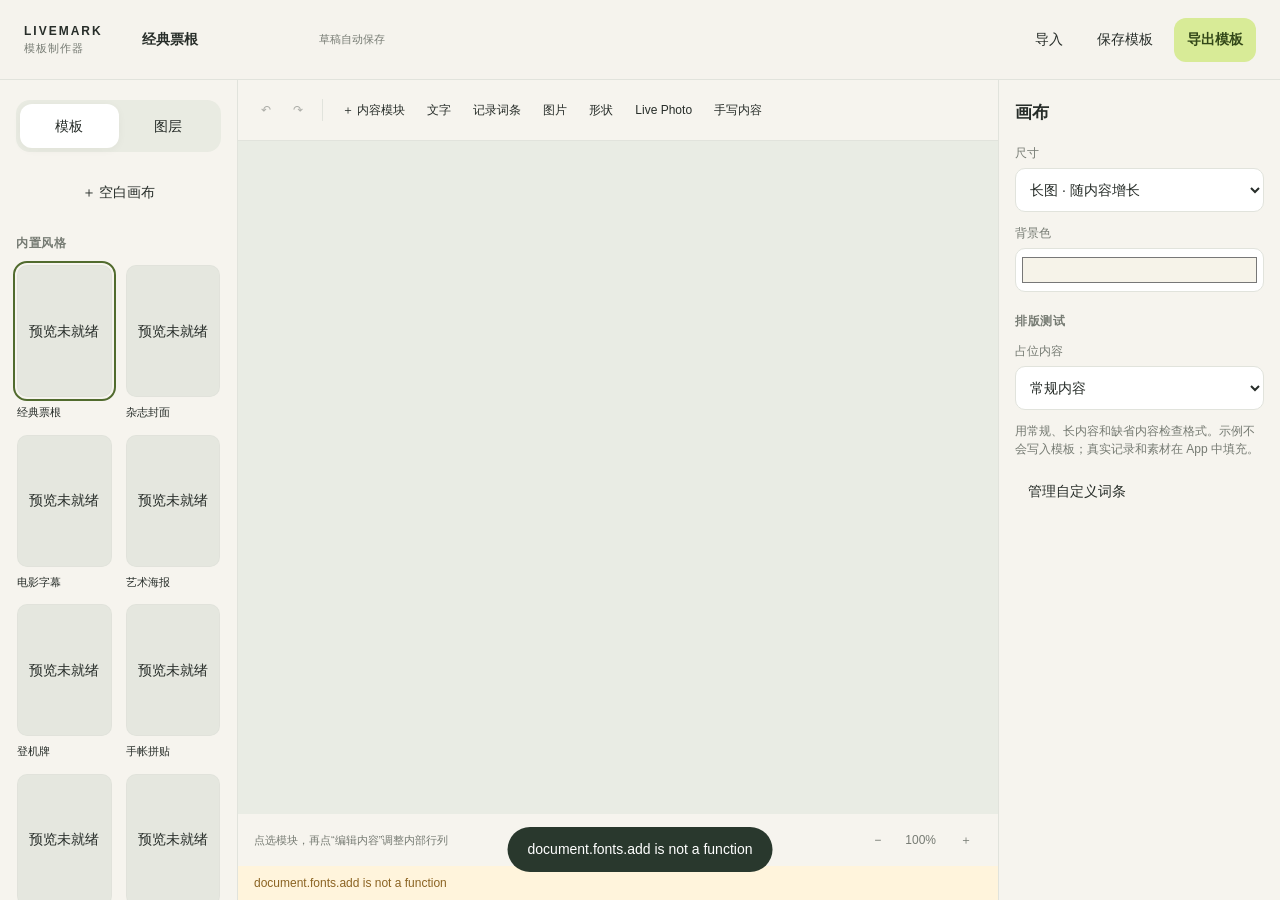
<file: index.html>
<!doctype html>
<html lang="zh-Hans"><head><meta charset="utf-8"><meta name="viewport" content="width=device-width, initial-scale=1"><title>Livemark · 模板制作器</title><link rel="stylesheet" href="styles.css"></head>
<body>
<header class="bar"><a class="brand" href="#">LIVEMARK<span>模板制作器</span></a><input id="documentName" aria-label="模板名称" maxlength="40"><span class="saved" id="saveState" aria-live="polite">草稿自动保存</span><div class="grow"></div><button id="btnImport">导入</button><button id="btnSave">保存模板</button><button class="primary" id="btnExportFile">导出模板</button></header>
<main class="workspace"><aside class="library"><div class="tabs"><button id="tabTemplates" aria-pressed="true">模板</button><button id="tabLayers" aria-pressed="false">图层</button></div><div id="sidebar"></div></aside>
<section class="studio" aria-label="画布编辑器"><nav class="tools"><button id="undo" title="撤销 ⌘Z" aria-label="撤销">↶</button><button id="redo" title="重做 ⇧⌘Z" aria-label="重做">↷</button><span class="divider"></span><button id="addRegion">＋ 内容模块</button><button id="addText">文字</button><button id="addField">记录词条</button><button id="addImage">图片</button><button id="addShape">形状</button><button id="addLive">Live Photo</button><button id="addInk">手写内容</button><button id="finishGrid" class="primary" hidden>完成模块编辑</button></nav>
<div id="viewport" class="viewport"><div id="board" class="board"><canvas id="canvas" aria-label="模板排版预览"></canvas><canvas id="overlay" aria-label="拖动元素或控制点以编辑模板" tabindex="0"></canvas></div></div>
<footer class="stagefoot"><span id="selectionHint">点选元素，拖动改位置</span><div class="grow"></div><button id="zoomOut" aria-label="缩小">−</button><button id="zoomFit" title="适应画布">100%</button><button id="zoomIn" aria-label="放大">＋</button></footer><div id="overflow" role="status" hidden></div></section>
<aside id="inspector" class="inspector" aria-label="所选元素属性"></aside></main>
<dialog id="picker"><header><h2 id="pickerTitle"></h2><button id="closePicker" aria-label="关闭">关闭</button></header><div id="pickerBody"></div></dialog><div id="toast" role="status"></div>
<input type="file" id="fileImport" accept=".livemark,.json,.lmtemplate" hidden><input type="file" id="fileFont" accept=".ttf,.otf" hidden>
<script src="core.js"></script><script src="render.js"></script><script src="sample.js"></script><script src="ui.js"></script><script src="app.js"></script></body></html>
</file>
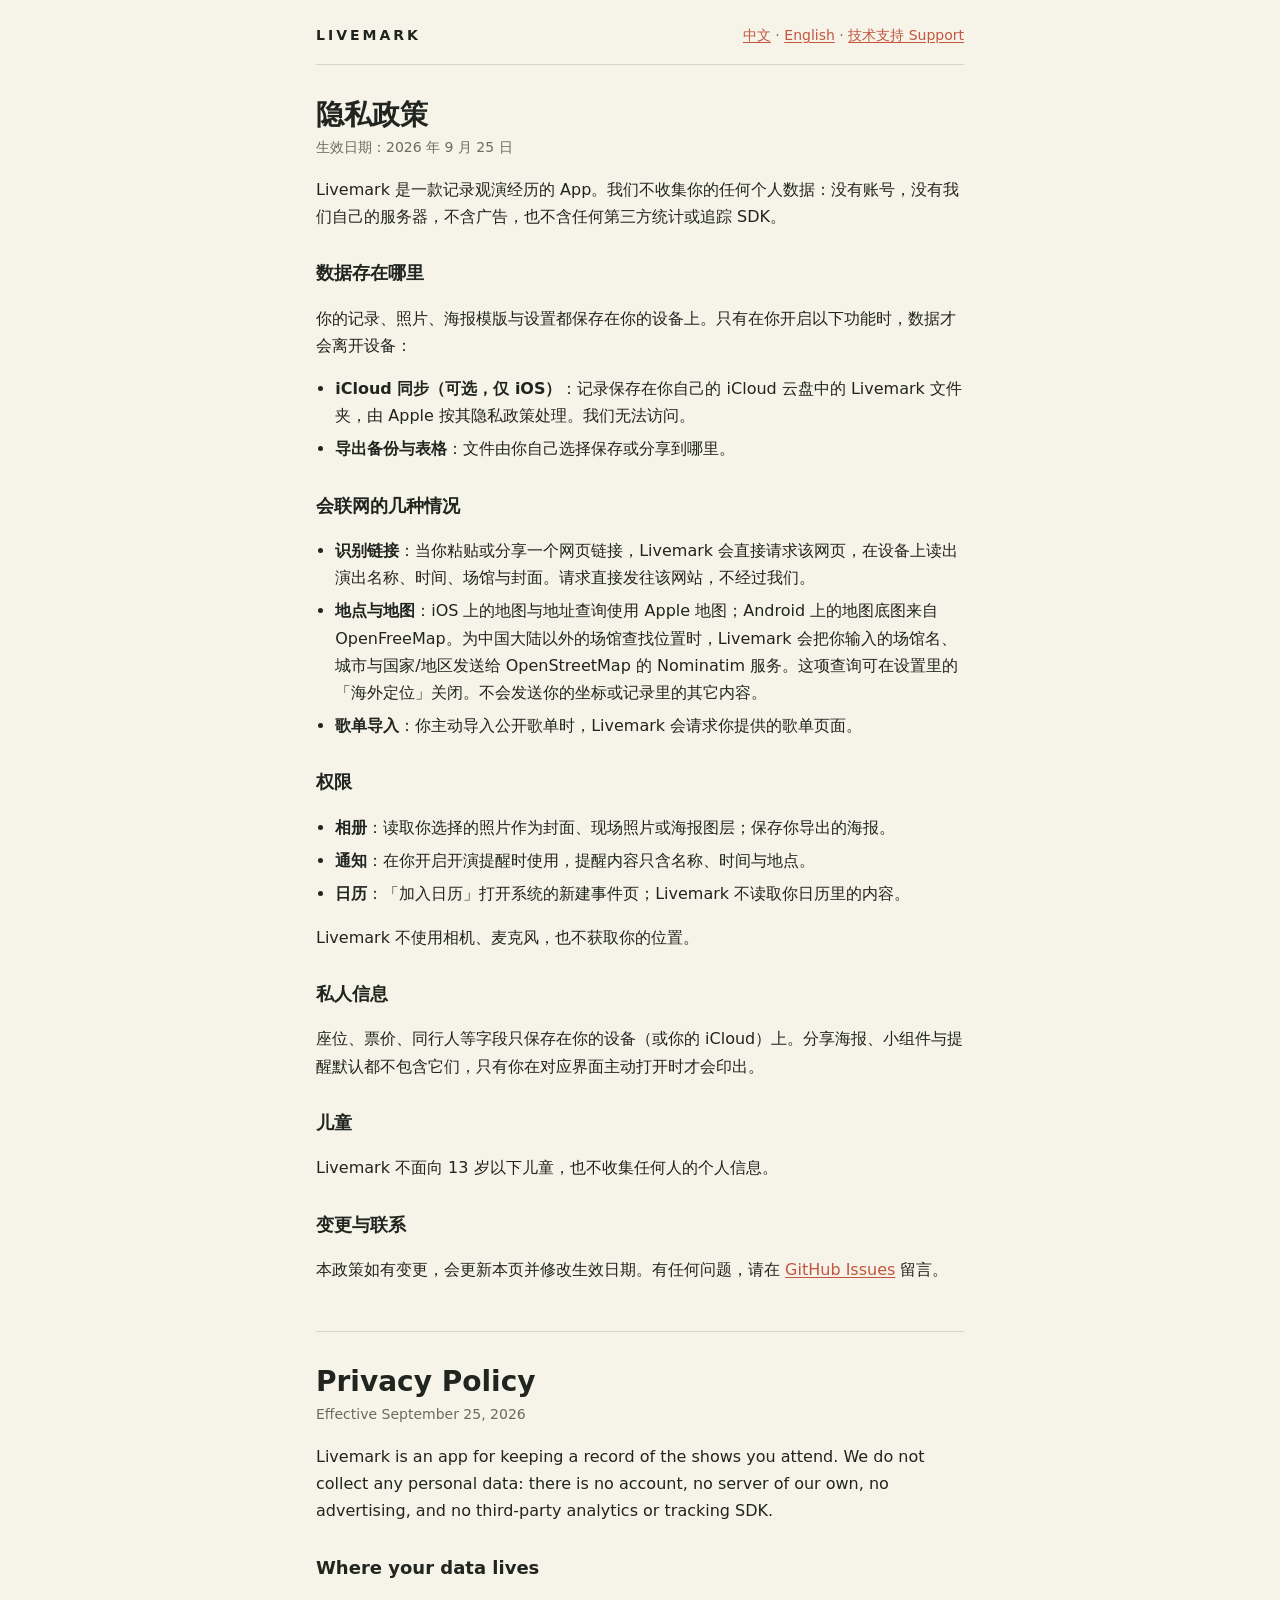
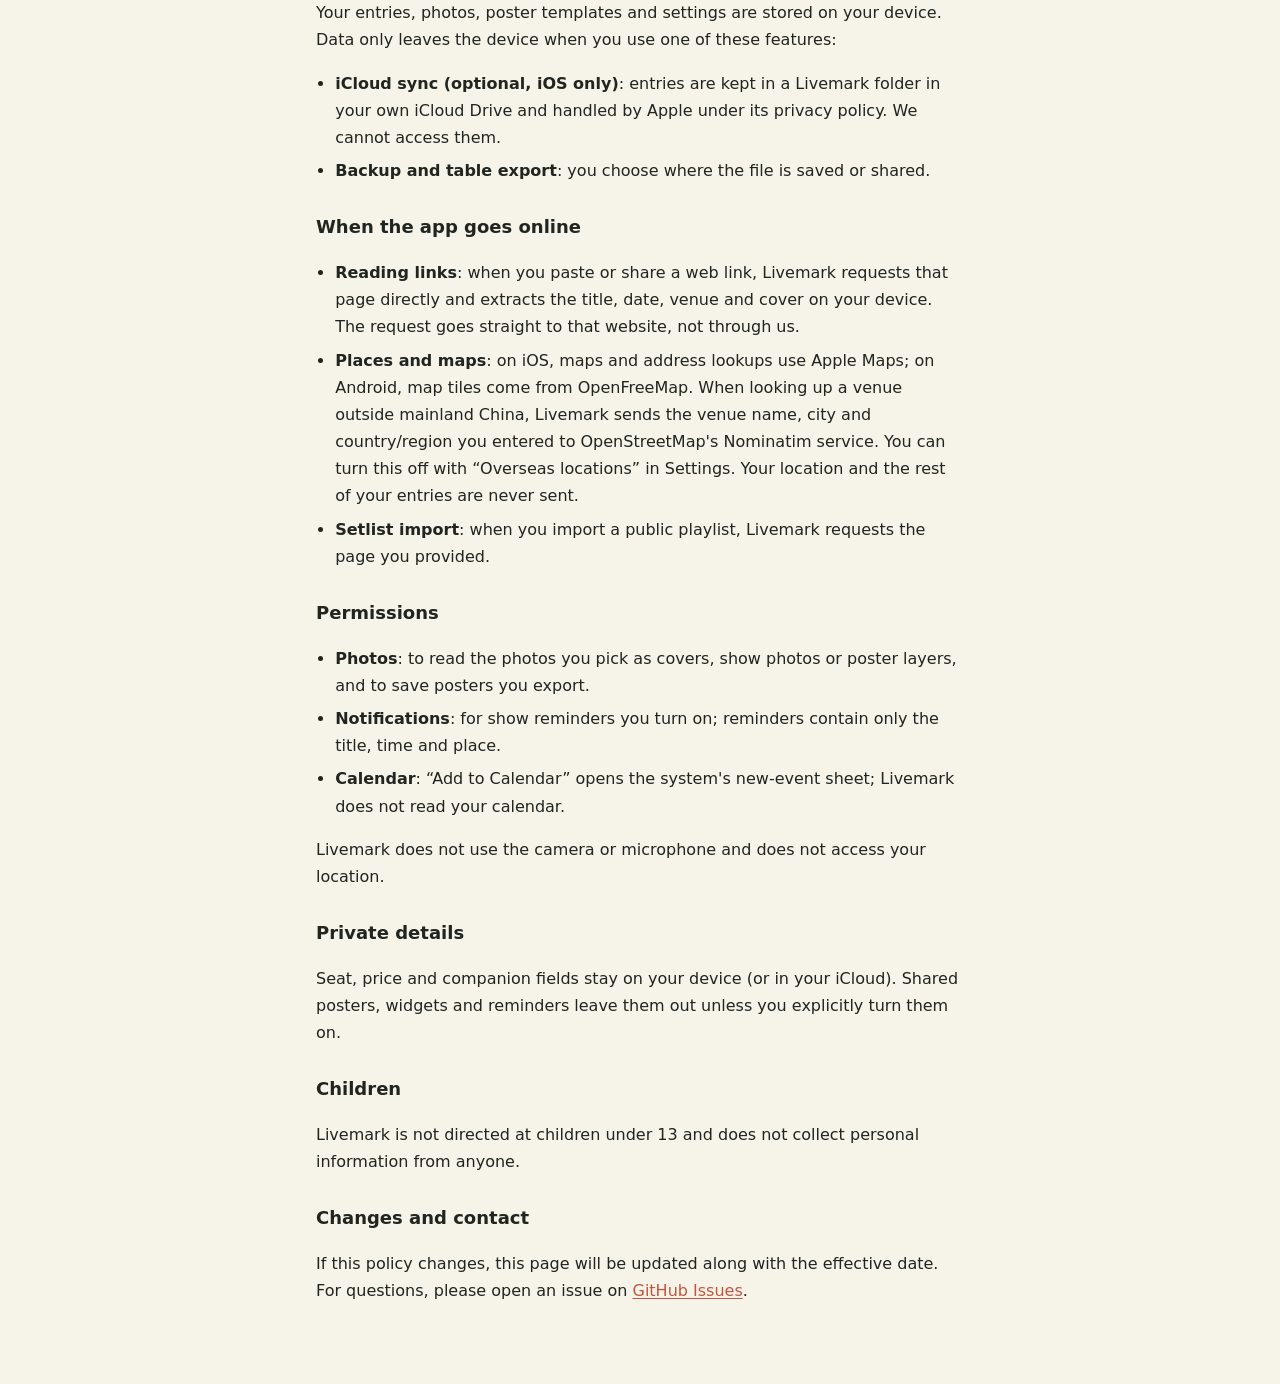
<file: privacy.html>
<!DOCTYPE html>
<html lang="zh-Hans">
<head>
<meta charset="utf-8">
<meta name="viewport" content="width=device-width, initial-scale=1">
<title>Livemark 隐私政策</title>
<meta name="description" content="Livemark 隐私政策 / Privacy Policy">
<link rel="stylesheet" href="doc.css">
</head>
<body>
<main>
<header>
  <div class="brand">LIVEMARK</div>
  <nav><a href="#zh">中文</a> · <a href="#en">English</a> · <a href="support.html">技术支持 Support</a></nav>
</header>

<article id="zh" lang="zh-Hans">
<h1>隐私政策</h1>
<p class="meta">生效日期：2026 年 9 月 25 日</p>

<p>Livemark 是一款记录观演经历的 App。我们不收集你的任何个人数据：没有账号，没有我们自己的服务器，不含广告，也不含任何第三方统计或追踪 SDK。</p>

<h2>数据存在哪里</h2>
<p>你的记录、照片、海报模版与设置都保存在你的设备上。只有在你开启以下功能时，数据才会离开设备：</p>
<ul>
  <li><strong>iCloud 同步（可选，仅 iOS）</strong>：记录保存在你自己的 iCloud 云盘中的 Livemark 文件夹，由 Apple 按其隐私政策处理。我们无法访问。</li>
  <li><strong>导出备份与表格</strong>：文件由你自己选择保存或分享到哪里。</li>
</ul>

<h2>会联网的几种情况</h2>
<ul>
  <li><strong>识别链接</strong>：当你粘贴或分享一个网页链接，Livemark 会直接请求该网页，在设备上读出演出名称、时间、场馆与封面。请求直接发往该网站，不经过我们。</li>
  <li><strong>地点与地图</strong>：iOS 上的地图与地址查询使用 Apple 地图；Android 上的地图底图来自 OpenFreeMap。为中国大陆以外的场馆查找位置时，Livemark 会把你输入的场馆名、城市与国家/地区发送给 OpenStreetMap 的 Nominatim 服务。这项查询可在设置里的「海外定位」关闭。不会发送你的坐标或记录里的其它内容。</li>
  <li><strong>歌单导入</strong>：你主动导入公开歌单时，Livemark 会请求你提供的歌单页面。</li>
</ul>

<h2>权限</h2>
<ul>
  <li><strong>相册</strong>：读取你选择的照片作为封面、现场照片或海报图层；保存你导出的海报。</li>
  <li><strong>通知</strong>：在你开启开演提醒时使用，提醒内容只含名称、时间与地点。</li>
  <li><strong>日历</strong>：「加入日历」打开系统的新建事件页；Livemark 不读取你日历里的内容。</li>
</ul>
<p>Livemark 不使用相机、麦克风，也不获取你的位置。</p>

<h2>私人信息</h2>
<p>座位、票价、同行人等字段只保存在你的设备（或你的 iCloud）上。分享海报、小组件与提醒默认都不包含它们，只有你在对应界面主动打开时才会印出。</p>

<h2>儿童</h2>
<p>Livemark 不面向 13 岁以下儿童，也不收集任何人的个人信息。</p>

<h2>变更与联系</h2>
<p>本政策如有变更，会更新本页并修改生效日期。有任何问题，请在 <a href="https://github.com/kinyokun/livemark-template-editor/issues">GitHub Issues</a> 留言。</p>
</article>

<hr>

<article id="en" lang="en">
<h1>Privacy Policy</h1>
<p class="meta">Effective September 25, 2026</p>

<p>Livemark is an app for keeping a record of the shows you attend. We do not collect any personal data: there is no account, no server of our own, no advertising, and no third-party analytics or tracking SDK.</p>

<h2>Where your data lives</h2>
<p>Your entries, photos, poster templates and settings are stored on your device. Data only leaves the device when you use one of these features:</p>
<ul>
  <li><strong>iCloud sync (optional, iOS only)</strong>: entries are kept in a Livemark folder in your own iCloud Drive and handled by Apple under its privacy policy. We cannot access them.</li>
  <li><strong>Backup and table export</strong>: you choose where the file is saved or shared.</li>
</ul>

<h2>When the app goes online</h2>
<ul>
  <li><strong>Reading links</strong>: when you paste or share a web link, Livemark requests that page directly and extracts the title, date, venue and cover on your device. The request goes straight to that website, not through us.</li>
  <li><strong>Places and maps</strong>: on iOS, maps and address lookups use Apple Maps; on Android, map tiles come from OpenFreeMap. When looking up a venue outside mainland China, Livemark sends the venue name, city and country/region you entered to OpenStreetMap's Nominatim service. You can turn this off with “Overseas locations” in Settings. Your location and the rest of your entries are never sent.</li>
  <li><strong>Setlist import</strong>: when you import a public playlist, Livemark requests the page you provided.</li>
</ul>

<h2>Permissions</h2>
<ul>
  <li><strong>Photos</strong>: to read the photos you pick as covers, show photos or poster layers, and to save posters you export.</li>
  <li><strong>Notifications</strong>: for show reminders you turn on; reminders contain only the title, time and place.</li>
  <li><strong>Calendar</strong>: “Add to Calendar” opens the system's new-event sheet; Livemark does not read your calendar.</li>
</ul>
<p>Livemark does not use the camera or microphone and does not access your location.</p>

<h2>Private details</h2>
<p>Seat, price and companion fields stay on your device (or in your iCloud). Shared posters, widgets and reminders leave them out unless you explicitly turn them on.</p>

<h2>Children</h2>
<p>Livemark is not directed at children under 13 and does not collect personal information from anyone.</p>

<h2>Changes and contact</h2>
<p>If this policy changes, this page will be updated along with the effective date. For questions, please open an issue on <a href="https://github.com/kinyokun/livemark-template-editor/issues">GitHub Issues</a>.</p>
</article>
</main>
</body>
</html>
</file>
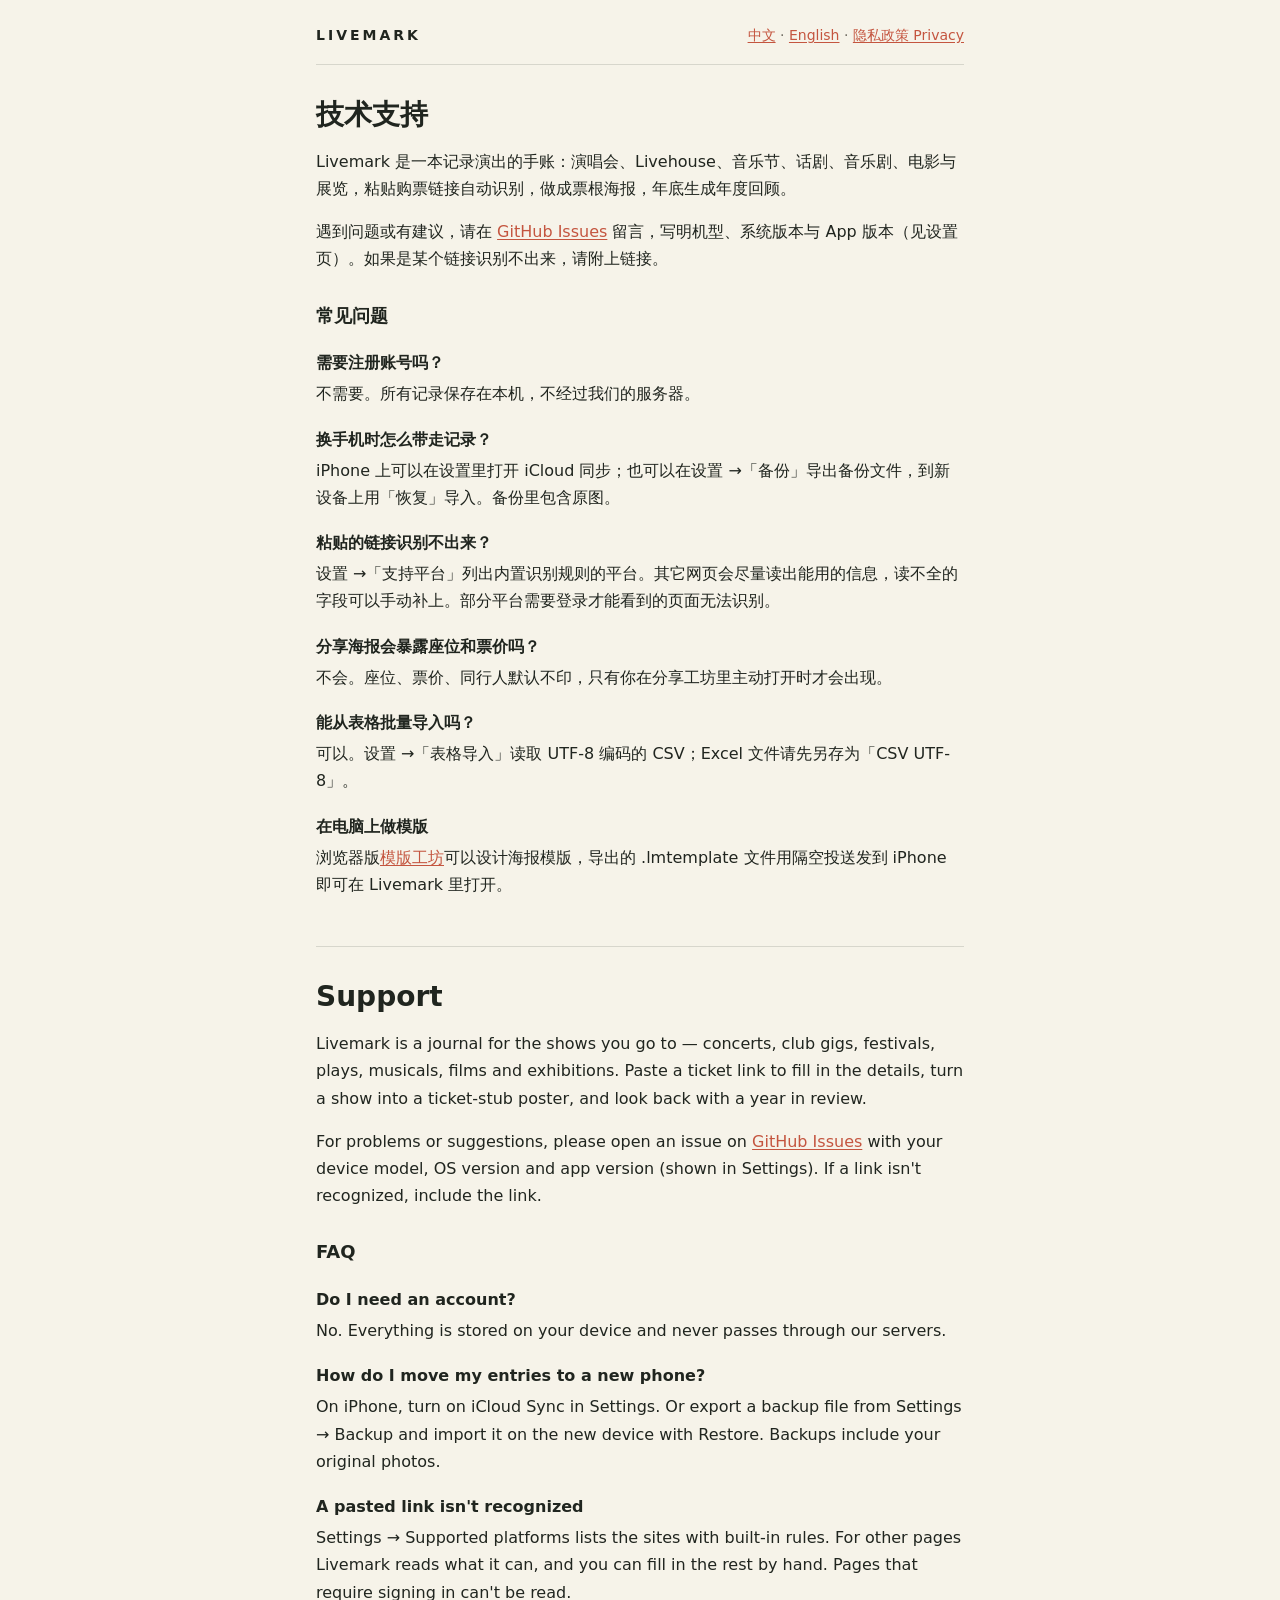
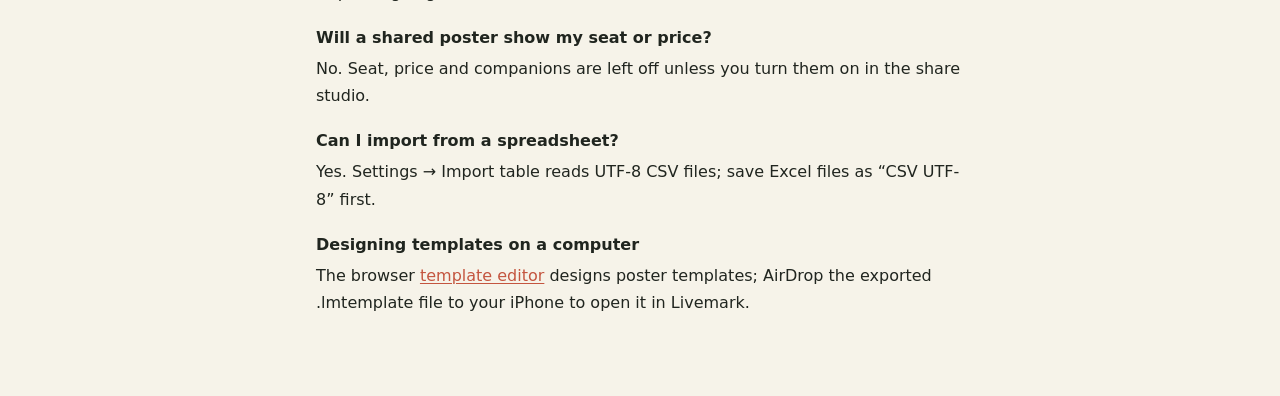
<file: support.html>
<!DOCTYPE html>
<html lang="zh-Hans">
<head>
<meta charset="utf-8">
<meta name="viewport" content="width=device-width, initial-scale=1">
<title>Livemark 技术支持</title>
<meta name="description" content="Livemark 技术支持 / Support">
<link rel="stylesheet" href="doc.css">
</head>
<body>
<main>
<header>
  <div class="brand">LIVEMARK</div>
  <nav><a href="#zh">中文</a> · <a href="#en">English</a> · <a href="privacy.html">隐私政策 Privacy</a></nav>
</header>

<article id="zh" lang="zh-Hans">
<h1>技术支持</h1>
<p>Livemark 是一本记录演出的手账：演唱会、Livehouse、音乐节、话剧、音乐剧、电影与展览，粘贴购票链接自动识别，做成票根海报，年底生成年度回顾。</p>
<p>遇到问题或有建议，请在 <a href="https://github.com/kinyokun/livemark-template-editor/issues">GitHub Issues</a> 留言，写明机型、系统版本与 App 版本（见设置页）。如果是某个链接识别不出来，请附上链接。</p>

<h2>常见问题</h2>
<dl>
  <dt>需要注册账号吗？</dt>
  <dd>不需要。所有记录保存在本机，不经过我们的服务器。</dd>
  <dt>换手机时怎么带走记录？</dt>
  <dd>iPhone 上可以在设置里打开 iCloud 同步；也可以在设置 →「备份」导出备份文件，到新设备上用「恢复」导入。备份里包含原图。</dd>
  <dt>粘贴的链接识别不出来？</dt>
  <dd>设置 →「支持平台」列出内置识别规则的平台。其它网页会尽量读出能用的信息，读不全的字段可以手动补上。部分平台需要登录才能看到的页面无法识别。</dd>
  <dt>分享海报会暴露座位和票价吗？</dt>
  <dd>不会。座位、票价、同行人默认不印，只有你在分享工坊里主动打开时才会出现。</dd>
  <dt>能从表格批量导入吗？</dt>
  <dd>可以。设置 →「表格导入」读取 UTF-8 编码的 CSV；Excel 文件请先另存为「CSV UTF-8」。</dd>
  <dt>在电脑上做模版</dt>
  <dd>浏览器版<a href="./">模版工坊</a>可以设计海报模版，导出的 .lmtemplate 文件用隔空投送发到 iPhone 即可在 Livemark 里打开。</dd>
</dl>
</article>

<hr>

<article id="en" lang="en">
<h1>Support</h1>
<p>Livemark is a journal for the shows you go to — concerts, club gigs, festivals, plays, musicals, films and exhibitions. Paste a ticket link to fill in the details, turn a show into a ticket-stub poster, and look back with a year in review.</p>
<p>For problems or suggestions, please open an issue on <a href="https://github.com/kinyokun/livemark-template-editor/issues">GitHub Issues</a> with your device model, OS version and app version (shown in Settings). If a link isn't recognized, include the link.</p>

<h2>FAQ</h2>
<dl>
  <dt>Do I need an account?</dt>
  <dd>No. Everything is stored on your device and never passes through our servers.</dd>
  <dt>How do I move my entries to a new phone?</dt>
  <dd>On iPhone, turn on iCloud Sync in Settings. Or export a backup file from Settings → Backup and import it on the new device with Restore. Backups include your original photos.</dd>
  <dt>A pasted link isn't recognized</dt>
  <dd>Settings → Supported platforms lists the sites with built-in rules. For other pages Livemark reads what it can, and you can fill in the rest by hand. Pages that require signing in can't be read.</dd>
  <dt>Will a shared poster show my seat or price?</dt>
  <dd>No. Seat, price and companions are left off unless you turn them on in the share studio.</dd>
  <dt>Can I import from a spreadsheet?</dt>
  <dd>Yes. Settings → Import table reads UTF-8 CSV files; save Excel files as “CSV UTF-8” first.</dd>
  <dt>Designing templates on a computer</dt>
  <dd>The browser <a href="./">template editor</a> designs poster templates; AirDrop the exported .lmtemplate file to your iPhone to open it in Livemark.</dd>
</dl>
</article>
</main>
</body>
</html>
</file>
<file: styles.css>
:root{color-scheme:light;--paper:#f6f4ee;--surface:#fff;--ink:#272d29;--muted:#767b73;--line:#e1e3dc;--accent:#d8eb97;--deep:#516b2e;--lilac:#e4dcf6;font:14px/1.5 -apple-system,BlinkMacSystemFont,"PingFang SC",sans-serif;color:var(--ink);background:var(--paper)}*{box-sizing:border-box}body{margin:0}button,input,select,textarea{font:inherit;color:inherit}button{min-height:44px;border:1px solid transparent;border-radius:12px;background:transparent;padding:8px 12px;cursor:pointer;white-space:nowrap}button:hover{background:#eaece3}button:active{transform:scale(.98)}button:disabled{opacity:.35;cursor:default}button:focus-visible,input:focus-visible,select:focus-visible,textarea:focus-visible,canvas:focus-visible{outline:3px solid #8872b6;outline-offset:2px}button.primary{background:var(--accent);color:#324718;font-weight:650}button.on,button[aria-pressed=true]{background:var(--surface);box-shadow:0 2px 8px #2633200b}input,select,textarea{background:var(--surface);border:1px solid var(--line);border-radius:10px;padding:10px;min-height:44px;min-width:0;max-width:100%}textarea{resize:vertical;min-height:90px}input[type=checkbox]{min-height:22px;width:22px;accent-color:var(--deep)}input[type=color]{padding:4px;width:100%}.bar{height:80px;display:flex;gap:8px;align-items:center;padding:14px 24px;border-bottom:1px solid var(--line);background:#f6f4eef2}.brand{color:inherit;text-decoration:none;font-size:12px;letter-spacing:2px;font-weight:750;display:flex;flex-direction:column;margin-right:20px}.brand span{font-size:11px;font-weight:450;letter-spacing:1px;color:var(--muted)}#documentName{width:180px;border-color:transparent;background:transparent;font-weight:600}.saved{font-size:11px;color:var(--muted)}.grow{flex:1}.workspace{height:calc(100dvh - 80px);display:grid;grid-template-columns:238px minmax(330px,1fr) 282px}.library,.inspector{overflow:auto;padding:20px 16px;background:var(--paper)}.library{border-right:1px solid var(--line)}.inspector{border-left:1px solid var(--line)}.tabs{display:flex;background:#e9ebe2;padding:4px;border-radius:14px;margin-bottom:18px}.tabs button{flex:1}.studio{display:flex;flex-direction:column;position:relative;min-width:0;background:#e9ece4}.tools{display:flex;flex-wrap:wrap;padding:8px 12px;align-items:center;border-bottom:1px solid var(--line);background:var(--paper)}.tools button{font-size:12px;padding:8px 10px}.divider{height:22px;width:1px;background:var(--line);margin:0 8px}.viewport{flex:1;overflow:auto;position:relative;overscroll-behavior:contain;touch-action:none;padding:60px 100px}.board{position:relative;box-shadow:0 12px 50px #35403124;margin:auto;flex-shrink:0}.board canvas{display:block;position:absolute;inset:0}#overlay{touch-action:none}.stagefoot{display:flex;align-items:center;gap:4px;padding:4px 16px;background:var(--paper);color:var(--muted);font-size:11px}.stagefoot button{font-size:12px;padding:4px 9px}h2{font-size:17px;margin:0 0 18px}h3{font-size:12px;letter-spacing:.5px;color:var(--muted);margin:20px 0 12px}.gallery{display:grid;grid-template-columns:1fr 1fr;gap:12px}.template{padding:0;white-space:normal;display:flex;flex-direction:column;gap:7px;text-align:left;min-width:0}.template .thumb{width:100%;height:132px;background:#e5e7df;display:flex;align-items:center;justify-content:center;border-radius:10px;overflow:hidden;box-shadow:inset 0 0 0 1px #00000005}.template canvas{max-width:100%;max-height:100%}.template span{font-size:11px}.template.selected .thumb{outline:2px solid var(--deep);outline-offset:2px}.field{display:flex;flex-direction:column;gap:6px;margin:12px 0}.field>span{font-size:12px;color:var(--muted)}.row{display:flex;gap:8px;align-items:center}.row>*{min-width:0;flex:1}.row .field{width:50%}.check{display:flex;align-items:center;justify-content:space-between;font-size:13px;margin:16px 0}.hint{font-size:12px;color:var(--muted);margin:12px 0}.actions{display:flex;flex-wrap:wrap;gap:4px}.actions button{background:var(--surface);font-size:12px}.layer{display:flex;align-items:center;border-bottom:1px solid var(--line);gap:2px}.layer button:first-child{flex:1;overflow:hidden;text-overflow:ellipsis;text-align:left;min-width:0}.layer.selected{background:#e4e9d6}.layer button{font-size:12px;padding:8px}.danger{color:#ad5149}#overflow{background:#fff4dc;color:#8b6322;padding:8px 16px;font-size:12px}dialog{border:1px solid var(--line);border-radius:24px;width:min(620px,calc(100vw - 32px));max-height:85dvh;background:var(--paper);padding:22px;box-shadow:0 20px 80px #22331f40}dialog::backdrop{background:#18201755;backdrop-filter:blur(5px)}dialog header{display:flex;align-items:center;justify-content:space-between;gap:20px}dialog h2{margin:0}#pickerBody{margin-top:20px;display:flex;flex-direction:column;gap:6px}#pickerBody>button{text-align:left;background:var(--surface);white-space:normal}.fontsample{display:block;font-size:21px;padding-top:3px}.fontmeta{font:11px/1.4 -apple-system,sans-serif;color:var(--muted)}#toast{position:fixed;bottom:28px;left:50%;transform:translateX(-50%);background:#29382d;color:white;max-width:90vw;padding:12px 20px;border-radius:100px;z-index:30;opacity:0;pointer-events:none;transition:opacity .2s}#toast.show{opacity:1}.inkpad{width:100%;height:250px;background:white;border:1px solid var(--line);border-radius:16px;touch-action:none}.empty{padding:30px 5px;text-align:center;color:var(--muted);font-size:12px}.stretch{width:100%}@media(max-width:1100px){.workspace{grid-template-columns:180px minmax(280px,1fr) 245px}.bar{padding:10px 16px}.saved{display:none}.viewport{padding:45px 55px}}@media(max-width:800px){.bar{height:auto;min-height:72px;flex-wrap:wrap;gap:2px;padding:10px}.brand{margin-right:8px}.bar button{font-size:12px;padding:6px 9px}.bar .grow{display:none}#documentName{flex:1;min-width:120px}.workspace{height:auto;min-height:calc(100dvh - 120px);grid-template-columns:1fr}.library{order:2;border:0}.library .gallery{grid-template-columns:repeat(4,1fr)}.studio{height:70dvh}.inspector{order:1;border:0}.stagefoot #selectionHint{max-width:40%;overflow:hidden;white-space:nowrap}.viewport{padding:40px}.template .thumb{height:140px}}@media(prefers-reduced-motion:reduce){*{transition:none!important}button:active{transform:none}}

.module-structure{overflow-x:auto;margin:12px 0}.module-cells{display:grid;gap:6px;padding:3px}.module-cell{display:flex;flex-direction:column;justify-content:center;gap:3px;min-height:64px;padding:7px;border:1px solid var(--line);border-radius:8px;background:var(--surface);white-space:normal;overflow-wrap:anywhere;font-size:12px}.module-cell small{font-size:10px;color:var(--muted)}.module-cell.collapsed{border-style:dashed}.module-cell[aria-pressed=true]{border-color:var(--deep);background:#e4e9d6}
</file>
<file: doc.css>
/* 隐私政策与技术支持页。配色同 App：纸 #F6F3E9、墨 #20251F。 */
:root { --paper:#f6f3e9; --surface:#fffdf7; --ink:#20251f; --muted:#6d6a60; --line:rgba(32,37,31,.14); --stamp:#c4553f; }
@media (prefers-color-scheme: dark) { :root { --paper:#131416; --surface:#1c1d20; --ink:#ecebe4; --muted:#a09d93; --line:rgba(236,235,228,.16); --stamp:#e27a63; } }
* { box-sizing:border-box; }
body { margin:0; background:var(--paper); color:var(--ink); font:16px/1.7 -apple-system,BlinkMacSystemFont,"PingFang SC",system-ui,"Noto Sans CJK SC",sans-serif; -webkit-font-smoothing:antialiased; }
main { max-width:680px; margin:0 auto; padding:24px 16px 64px; }
header { display:flex; flex-wrap:wrap; align-items:baseline; justify-content:space-between; gap:8px; padding-bottom:16px; border-bottom:1px solid var(--line); }
.brand { font-weight:800; letter-spacing:3px; font-size:14px; }
nav { font-size:14px; color:var(--muted); }
a { color:var(--stamp); text-underline-offset:2px; }
h1 { font-size:28px; line-height:1.25; margin:32px 0 4px; }
h2 { font-size:18px; margin:28px 0 6px; }
.meta { color:var(--muted); font-size:14px; margin-top:0; }
ul { padding-left:1.2em; } li { margin:6px 0; }
hr { border:0; border-top:1px solid var(--line); margin:48px 0 0; }
dt { font-weight:600; margin-top:18px; } dd { margin:4px 0 0; color:var(--ink); }
</file>
